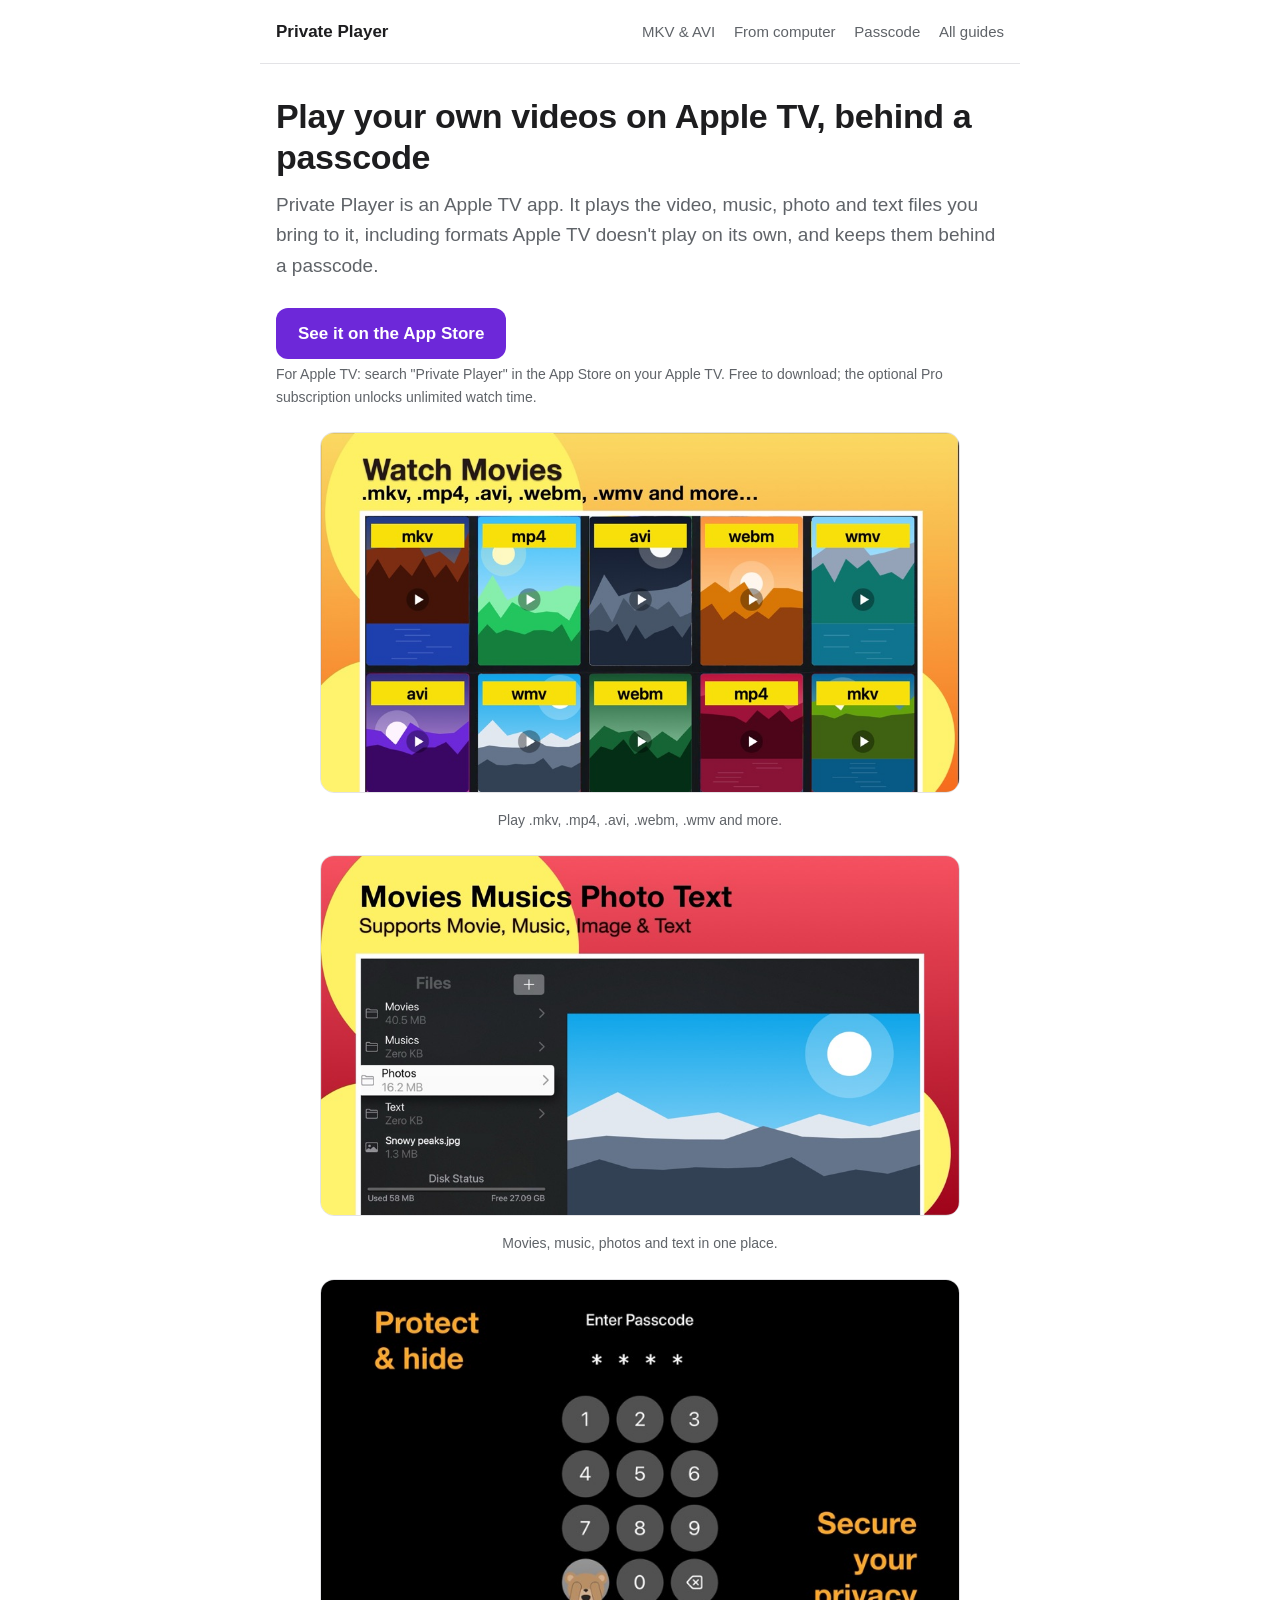
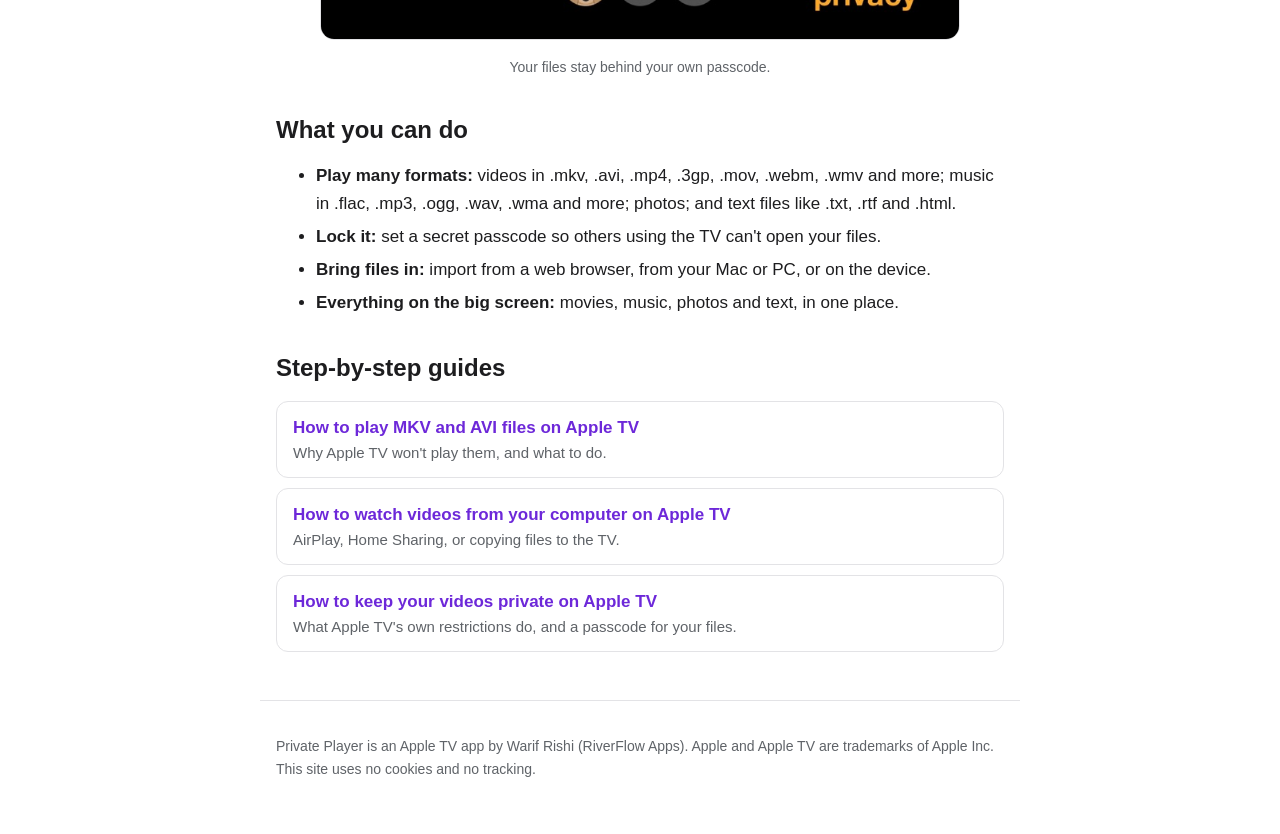
<file: index.html>
<!doctype html>
<html lang="en">
<head>
<meta charset="utf-8">
<meta name="viewport" content="width=device-width, initial-scale=1">
<title>Private Player for Apple TV: Play MKV, AVI and More, Locked with a Passcode</title>
<meta name="description" content="A media player for Apple TV that plays MKV, AVI, WMV, FLAC and more, and keeps your videos, music, photos and text behind a passcode.">
<link rel="canonical" href="https://rishi420.github.io/private-player/">
<link rel="stylesheet" href="style.css">
<script type="application/ld+json">
{
  "@context": "https://schema.org",
  "@type": "SoftwareApplication",
  "name": "Private Player - Lock in Vault",
  "operatingSystem": "tvOS",
  "applicationCategory": "UtilitiesApplication",
  "description": "Media player and passcode vault for Apple TV.",
  "downloadUrl": "https://apps.apple.com/app/id1543602535",
  "offers": { "@type": "Offer", "price": "0", "priceCurrency": "USD" }
}
</script>
</head>
<body>
<header>
  <a class="brand" href="./">Private Player</a>
  <nav>
    <a href="play-mkv-avi-on-apple-tv.html">MKV &amp; AVI</a>
    <a href="play-videos-from-computer-on-apple-tv.html">From computer</a>
    <a href="lock-videos-on-apple-tv.html">Passcode</a>
    <a class="keep" href="./#guides">All guides</a>
  </nav>
</header>
<main>
  <h1>Play your own videos on Apple TV, behind a passcode</h1>
  <p class="lede">Private Player is an Apple TV app. It plays the video, music, photo and text files you bring to it, including formats Apple TV doesn't play on its own, and keeps them behind a passcode.</p>
  <a class="cta" href="https://apps.apple.com/app/apple-store/id1543602535?pt=117198018&amp;ct=player-home&amp;mt=8">See it on the App Store</a>
  <span class="cta-note">For Apple TV: search "Private Player" in the App Store on your Apple TV. Free to download; the optional Pro subscription unlocks unlimited watch time.</span>

  <figure class="wide">
    <img src="img/watch-movies.jpg" width="960" height="540" alt="Private Player showing a grid of videos in mkv, mp4, avi, webm and wmv formats">
    <figcaption>Play .mkv, .mp4, .avi, .webm, .wmv and more.</figcaption>
  </figure>
  <figure class="wide">
    <img src="img/files.jpg" width="960" height="540" alt="Private Player file browser with Movies, Musics, Photos and Text folders" loading="lazy">
    <figcaption>Movies, music, photos and text in one place.</figcaption>
  </figure>
  <figure class="wide">
    <img src="img/passcode.jpg" width="800" height="450" alt="Private Player passcode screen on Apple TV" loading="lazy">
    <figcaption>Your files stay behind your own passcode.</figcaption>
  </figure>

  <h2>What you can do</h2>
  <ul>
    <li><strong>Play many formats:</strong> videos in .mkv, .avi, .mp4, .3gp, .mov, .webm, .wmv and more; music in .flac, .mp3, .ogg, .wav, .wma and more; photos; and text files like .txt, .rtf and .html.</li>
    <li><strong>Lock it:</strong> set a secret passcode so others using the TV can't open your files.</li>
    <li><strong>Bring files in:</strong> import from a web browser, from your Mac or PC, or on the device.</li>
    <li><strong>Everything on the big screen:</strong> movies, music, photos and text, in one place.</li>
  </ul>

  <h2 id="guides">Step-by-step guides</h2>
  <ul class="guides">
    <li><a href="play-mkv-avi-on-apple-tv.html">How to play MKV and AVI files on Apple TV</a><span>Why Apple TV won't play them, and what to do.</span></li>
    <li><a href="play-videos-from-computer-on-apple-tv.html">How to watch videos from your computer on Apple TV</a><span>AirPlay, Home Sharing, or copying files to the TV.</span></li>
    <li><a href="lock-videos-on-apple-tv.html">How to keep your videos private on Apple TV</a><span>What Apple TV's own restrictions do, and a passcode for your files.</span></li>
  </ul>
</main>
<footer>
  <p>Private Player is an Apple TV app by Warif Rishi (RiverFlow Apps). Apple and Apple TV are trademarks of Apple Inc. This site uses no cookies and no tracking.</p>
</footer>
</body>
</html>
</file>
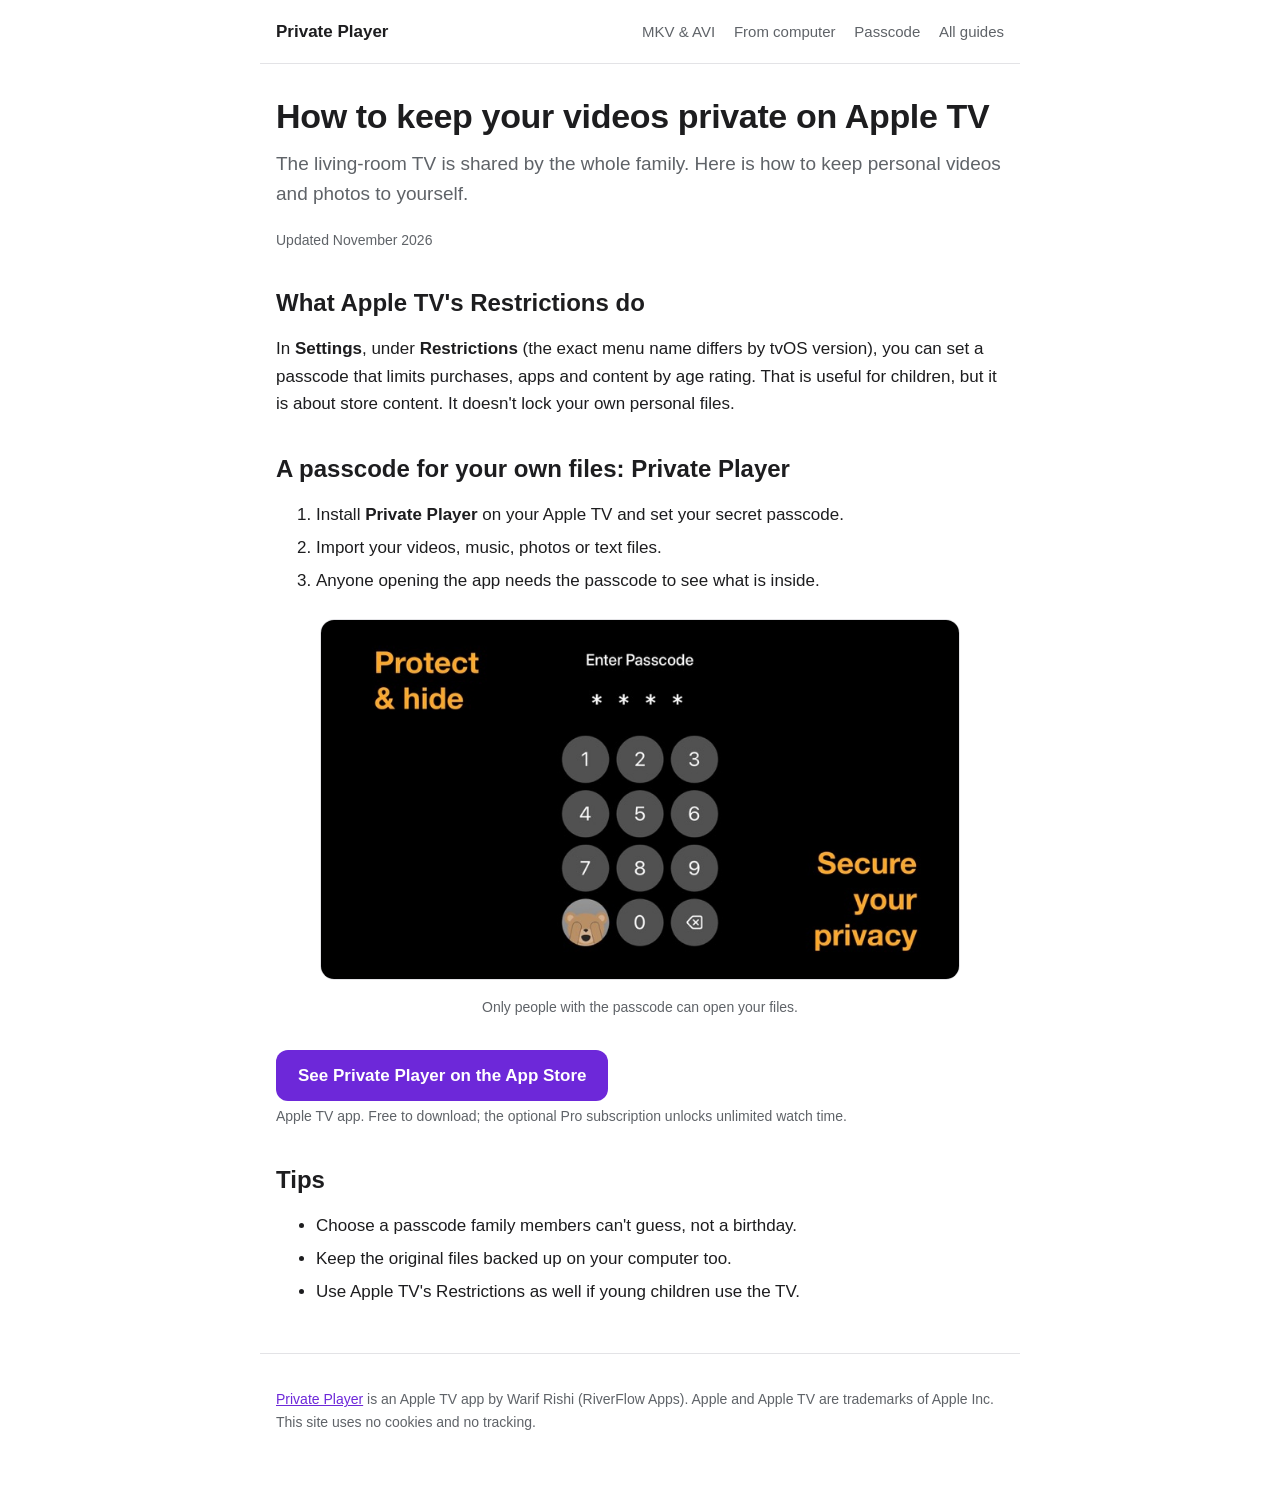
<file: lock-videos-on-apple-tv.html>
<!doctype html>
<html lang="en">
<head>
<meta charset="utf-8">
<meta name="viewport" content="width=device-width, initial-scale=1">
<title>How to Keep Your Videos Private on Apple TV</title>
<meta name="description" content="Apple TV's Restrictions control purchases and ratings, not your own files. How to put your personal videos, photos and music behind a passcode with Private Player.">
<link rel="canonical" href="https://rishi420.github.io/private-player/lock-videos-on-apple-tv.html">
<link rel="stylesheet" href="style.css">
</head>
<body>
<header>
  <a class="brand" href="./">Private Player</a>
  <nav>
    <a href="play-mkv-avi-on-apple-tv.html">MKV &amp; AVI</a>
    <a href="play-videos-from-computer-on-apple-tv.html">From computer</a>
    <a href="lock-videos-on-apple-tv.html">Passcode</a>
    <a class="keep" href="./#guides">All guides</a>
  </nav>
</header>
<main>
  <h1>How to keep your videos private on Apple TV</h1>
  <p class="lede">The living-room TV is shared by the whole family. Here is how to keep personal videos and photos to yourself.</p>
  <p class="updated">Updated November 2026</p>

  <h2>What Apple TV's Restrictions do</h2>
  <p>In <strong>Settings</strong>, under <strong>Restrictions</strong> (the exact menu name differs by tvOS version), you can set a passcode that limits purchases, apps and content by age rating. That is useful for children, but it is about store content. It doesn't lock your own personal files.</p>

  <h2>A passcode for your own files: Private Player</h2>
  <ol>
    <li>Install <strong>Private Player</strong> on your Apple TV and set your secret passcode.</li>
    <li>Import your videos, music, photos or text files.</li>
    <li>Anyone opening the app needs the passcode to see what is inside.</li>
  </ol>
  <figure class="wide">
    <img src="img/passcode.jpg" width="800" height="450" alt="Private Player asking for a passcode on Apple TV">
    <figcaption>Only people with the passcode can open your files.</figcaption>
  </figure>
  <a class="cta" href="https://apps.apple.com/app/apple-store/id1543602535?pt=117198018&amp;ct=player-lock&amp;mt=8">See Private Player on the App Store</a>
  <span class="cta-note">Apple TV app. Free to download; the optional Pro subscription unlocks unlimited watch time.</span>

  <h2>Tips</h2>
  <ul>
    <li>Choose a passcode family members can't guess, not a birthday.</li>
    <li>Keep the original files backed up on your computer too.</li>
    <li>Use Apple TV's Restrictions as well if young children use the TV.</li>
  </ul>
</main>
<footer>
  <p><a href="./">Private Player</a> is an Apple TV app by Warif Rishi (RiverFlow Apps). Apple and Apple TV are trademarks of Apple Inc. This site uses no cookies and no tracking.</p>
</footer>
</body>
</html>
</file>
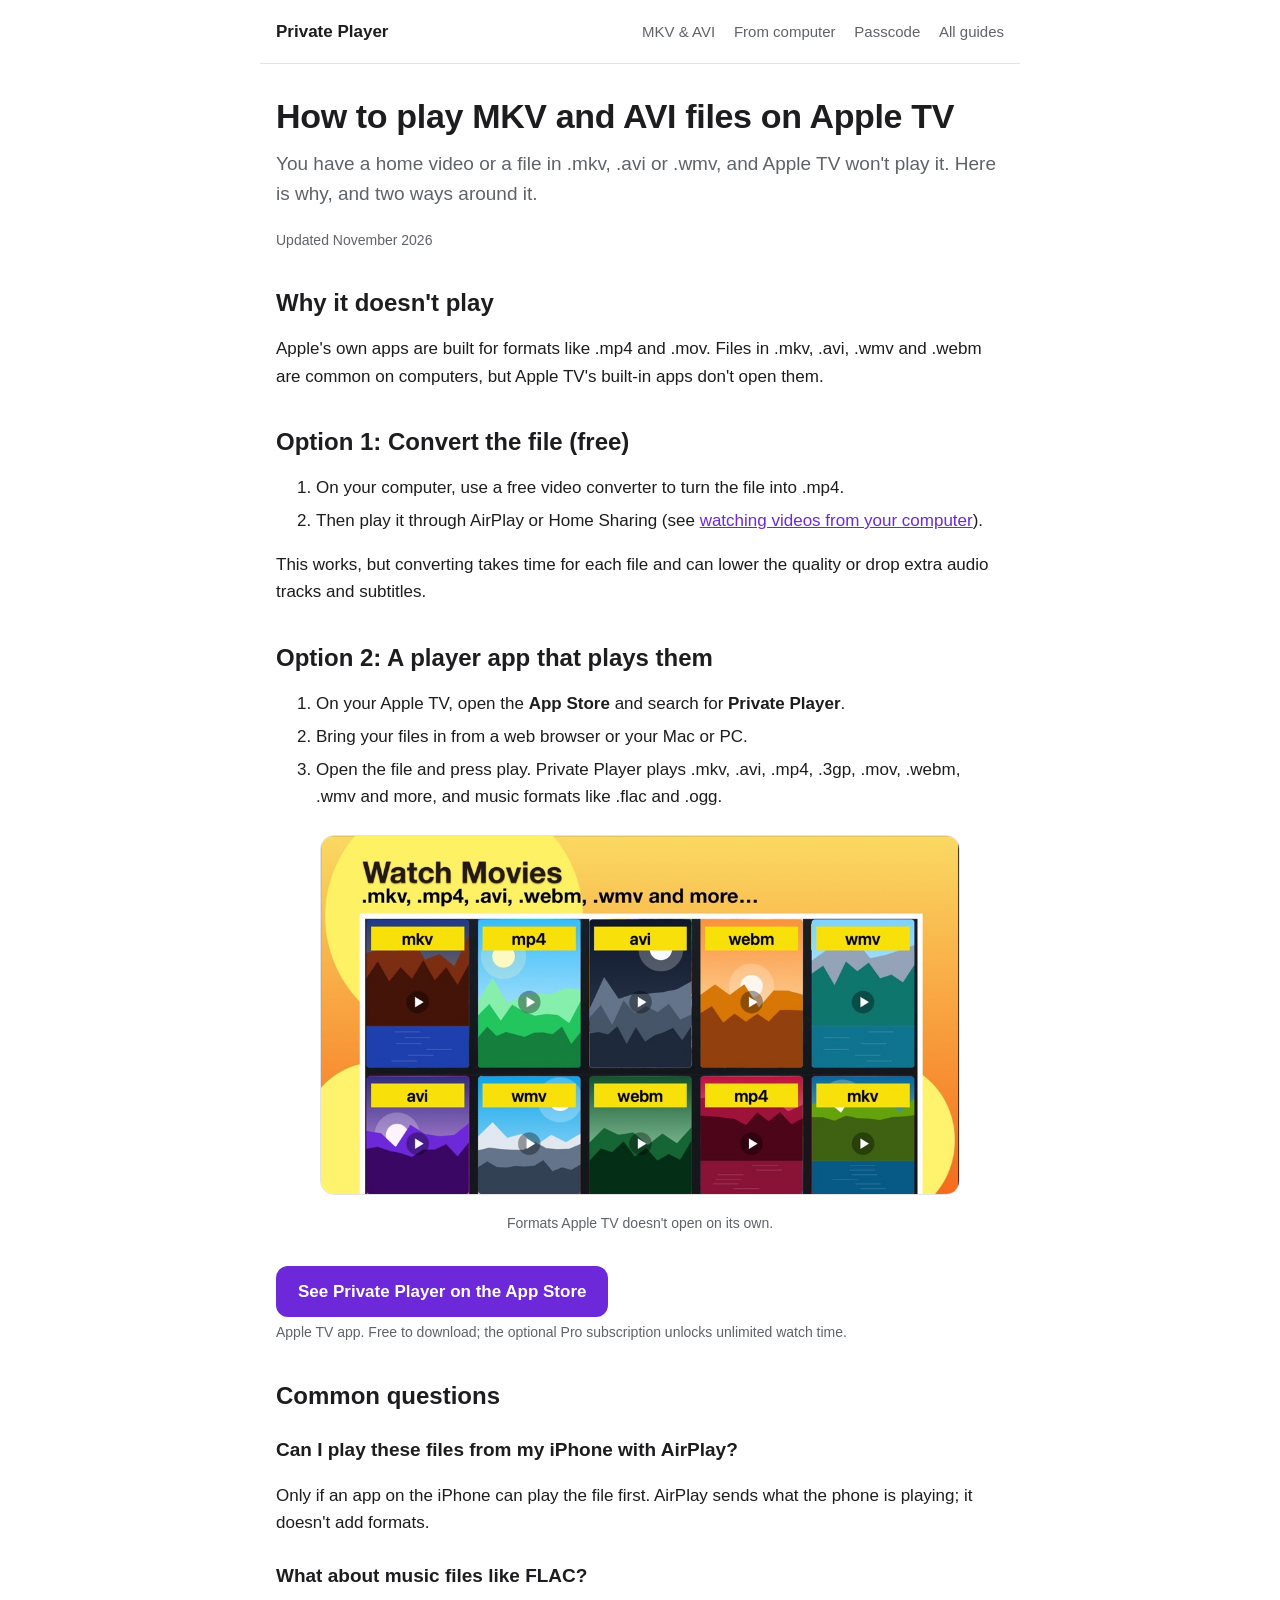
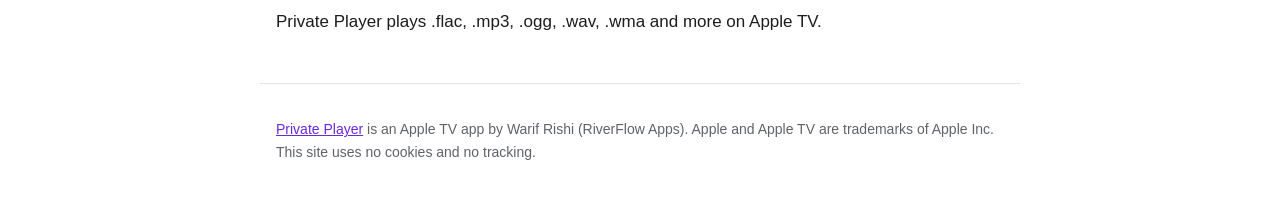
<file: play-mkv-avi-on-apple-tv.html>
<!doctype html>
<html lang="en">
<head>
<meta charset="utf-8">
<meta name="viewport" content="width=device-width, initial-scale=1">
<title>How to Play MKV and AVI Files on Apple TV</title>
<meta name="description" content="Apple TV doesn't play MKV, AVI or WMV files on its own. Your options: convert the file, or use a player app like Private Player that supports these formats.">
<link rel="canonical" href="https://rishi420.github.io/private-player/play-mkv-avi-on-apple-tv.html">
<link rel="stylesheet" href="style.css">
</head>
<body>
<header>
  <a class="brand" href="./">Private Player</a>
  <nav>
    <a href="play-mkv-avi-on-apple-tv.html">MKV &amp; AVI</a>
    <a href="play-videos-from-computer-on-apple-tv.html">From computer</a>
    <a href="lock-videos-on-apple-tv.html">Passcode</a>
    <a class="keep" href="./#guides">All guides</a>
  </nav>
</header>
<main>
  <h1>How to play MKV and AVI files on Apple TV</h1>
  <p class="lede">You have a home video or a file in .mkv, .avi or .wmv, and Apple TV won't play it. Here is why, and two ways around it.</p>
  <p class="updated">Updated November 2026</p>

  <h2>Why it doesn't play</h2>
  <p>Apple's own apps are built for formats like .mp4 and .mov. Files in .mkv, .avi, .wmv and .webm are common on computers, but Apple TV's built-in apps don't open them.</p>

  <h2>Option 1: Convert the file (free)</h2>
  <ol>
    <li>On your computer, use a free video converter to turn the file into .mp4.</li>
    <li>Then play it through AirPlay or Home Sharing (see <a href="play-videos-from-computer-on-apple-tv.html">watching videos from your computer</a>).</li>
  </ol>
  <p>This works, but converting takes time for each file and can lower the quality or drop extra audio tracks and subtitles.</p>

  <h2>Option 2: A player app that plays them</h2>
  <ol>
    <li>On your Apple TV, open the <strong>App Store</strong> and search for <strong>Private Player</strong>.</li>
    <li>Bring your files in from a web browser or your Mac or PC.</li>
    <li>Open the file and press play. Private Player plays .mkv, .avi, .mp4, .3gp, .mov, .webm, .wmv and more, and music formats like .flac and .ogg.</li>
  </ol>
  <figure class="wide">
    <img src="img/watch-movies.jpg" width="960" height="540" alt="Private Player playing videos in mkv, mp4, avi, webm and wmv formats on Apple TV">
    <figcaption>Formats Apple TV doesn't open on its own.</figcaption>
  </figure>
  <a class="cta" href="https://apps.apple.com/app/apple-store/id1543602535?pt=117198018&amp;ct=player-mkv&amp;mt=8">See Private Player on the App Store</a>
  <span class="cta-note">Apple TV app. Free to download; the optional Pro subscription unlocks unlimited watch time.</span>

  <h2>Common questions</h2>
  <h3>Can I play these files from my iPhone with AirPlay?</h3>
  <p>Only if an app on the iPhone can play the file first. AirPlay sends what the phone is playing; it doesn't add formats.</p>
  <h3>What about music files like FLAC?</h3>
  <p>Private Player plays .flac, .mp3, .ogg, .wav, .wma and more on Apple TV.</p>
</main>
<footer>
  <p><a href="./">Private Player</a> is an Apple TV app by Warif Rishi (RiverFlow Apps). Apple and Apple TV are trademarks of Apple Inc. This site uses no cookies and no tracking.</p>
</footer>
</body>
</html>
</file>
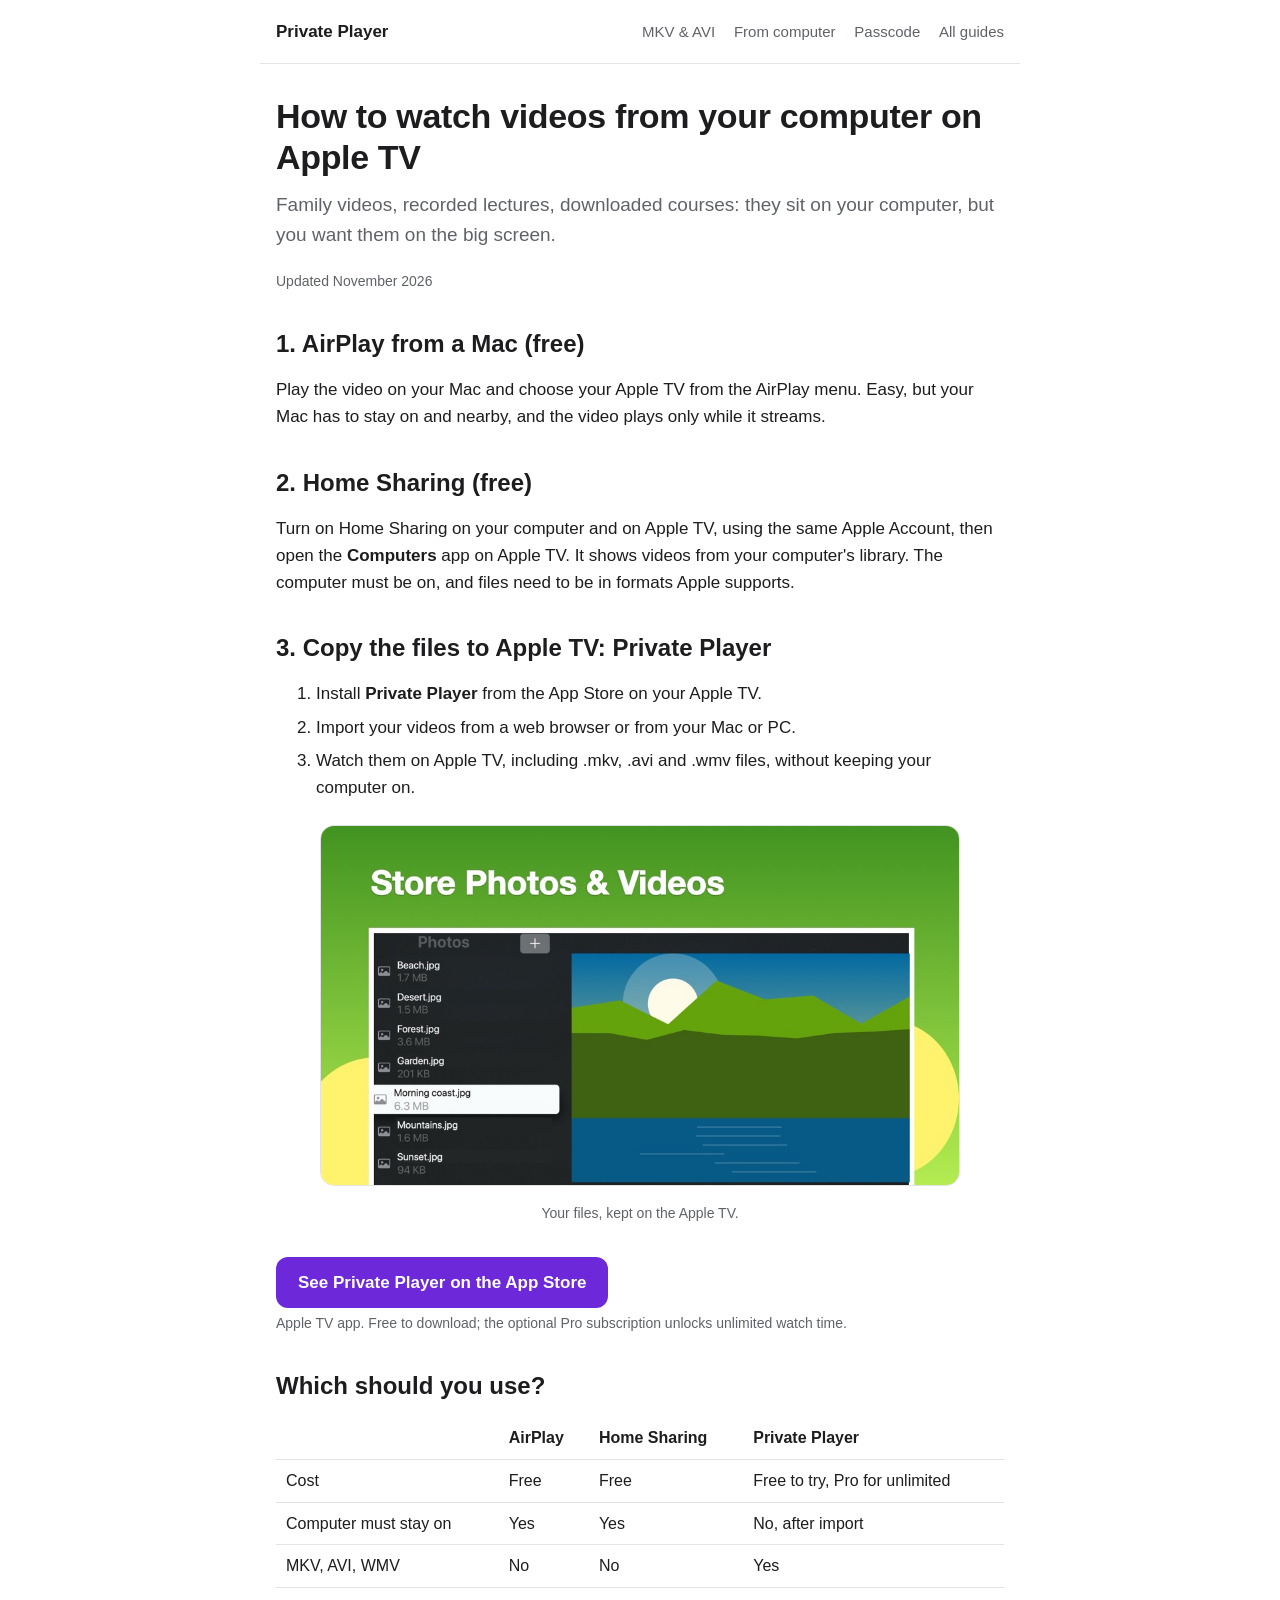
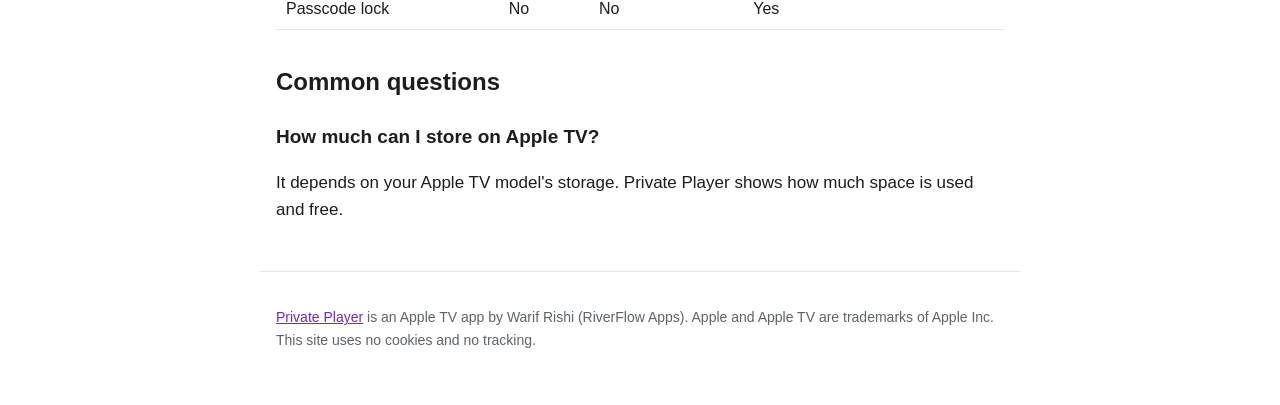
<file: play-videos-from-computer-on-apple-tv.html>
<!doctype html>
<html lang="en">
<head>
<meta charset="utf-8">
<meta name="viewport" content="width=device-width, initial-scale=1">
<title>How to Watch Videos from Your Computer on Apple TV</title>
<meta name="description" content="Three ways to watch videos from your Mac or PC on Apple TV: AirPlay, Home Sharing, or copying the files into a player app like Private Player.">
<link rel="canonical" href="https://rishi420.github.io/private-player/play-videos-from-computer-on-apple-tv.html">
<link rel="stylesheet" href="style.css">
</head>
<body>
<header>
  <a class="brand" href="./">Private Player</a>
  <nav>
    <a href="play-mkv-avi-on-apple-tv.html">MKV &amp; AVI</a>
    <a href="play-videos-from-computer-on-apple-tv.html">From computer</a>
    <a href="lock-videos-on-apple-tv.html">Passcode</a>
    <a class="keep" href="./#guides">All guides</a>
  </nav>
</header>
<main>
  <h1>How to watch videos from your computer on Apple TV</h1>
  <p class="lede">Family videos, recorded lectures, downloaded courses: they sit on your computer, but you want them on the big screen.</p>
  <p class="updated">Updated November 2026</p>

  <h2>1. AirPlay from a Mac (free)</h2>
  <p>Play the video on your Mac and choose your Apple TV from the AirPlay menu. Easy, but your Mac has to stay on and nearby, and the video plays only while it streams.</p>

  <h2>2. Home Sharing (free)</h2>
  <p>Turn on Home Sharing on your computer and on Apple TV, using the same Apple Account, then open the <strong>Computers</strong> app on Apple TV. It shows videos from your computer's library. The computer must be on, and files need to be in formats Apple supports.</p>

  <h2>3. Copy the files to Apple TV: Private Player</h2>
  <ol>
    <li>Install <strong>Private Player</strong> from the App Store on your Apple TV.</li>
    <li>Import your videos from a web browser or from your Mac or PC.</li>
    <li>Watch them on Apple TV, including .mkv, .avi and .wmv files, without keeping your computer on.</li>
  </ol>
  <figure class="wide">
    <img src="img/photos.jpg" width="960" height="540" alt="Private Player listing photo files with a preview on Apple TV">
    <figcaption>Your files, kept on the Apple TV.</figcaption>
  </figure>
  <a class="cta" href="https://apps.apple.com/app/apple-store/id1543602535?pt=117198018&amp;ct=player-computer&amp;mt=8">See Private Player on the App Store</a>
  <span class="cta-note">Apple TV app. Free to download; the optional Pro subscription unlocks unlimited watch time.</span>

  <h2>Which should you use?</h2>
  <table>
    <tr><th></th><th>AirPlay</th><th>Home Sharing</th><th>Private Player</th></tr>
    <tr><td>Cost</td><td>Free</td><td>Free</td><td>Free to try, Pro for unlimited</td></tr>
    <tr><td>Computer must stay on</td><td>Yes</td><td>Yes</td><td>No, after import</td></tr>
    <tr><td>MKV, AVI, WMV</td><td>No</td><td>No</td><td>Yes</td></tr>
    <tr><td>Passcode lock</td><td>No</td><td>No</td><td>Yes</td></tr>
  </table>

  <h2>Common questions</h2>
  <h3>How much can I store on Apple TV?</h3>
  <p>It depends on your Apple TV model's storage. Private Player shows how much space is used and free.</p>
</main>
<footer>
  <p><a href="./">Private Player</a> is an Apple TV app by Warif Rishi (RiverFlow Apps). Apple and Apple TV are trademarks of Apple Inc. This site uses no cookies and no tracking.</p>
</footer>
</body>
</html>
</file>
<file: style.css>
:root {
  --bg: #ffffff;
  --text: #1d1d1f;
  --muted: #5f6368;
  --accent: #6d28d9;
  --accent-text: #ffffff;
  --card: #f5f5f7;
  --border: #e3e3e6;
}
@media (prefers-color-scheme: dark) {
  :root {
    --bg: #111113;
    --text: #f2f2f4;
    --muted: #a1a1a8;
    --accent: #a78bfa;
    --accent-text: #111113;
    --card: #1c1c1f;
    --border: #2c2c30;
  }
}
* { box-sizing: border-box; }
html { -webkit-text-size-adjust: 100%; }
body {
  margin: 0;
  background: var(--bg);
  color: var(--text);
  font: 17px/1.6 -apple-system, BlinkMacSystemFont, "Segoe UI", Roboto, Helvetica, Arial, sans-serif;
}
a { color: var(--accent); }
header, main, footer { max-width: 760px; margin: 0 auto; padding: 0 16px; }
header { display: flex; align-items: center; justify-content: space-between; gap: 12px; padding-top: 18px; padding-bottom: 18px; border-bottom: 1px solid var(--border); }
header .brand { font-weight: 700; text-decoration: none; color: var(--text); }
header nav a { margin-left: 14px; font-size: 15px; color: var(--muted); text-decoration: none; }
header nav a:hover { color: var(--text); }
h1 { font-size: 34px; line-height: 1.2; margin: 32px 0 12px; letter-spacing: -0.01em; }
h2 { font-size: 24px; line-height: 1.3; margin: 36px 0 10px; }
h3 { font-size: 19px; margin: 24px 0 6px; }
.lede { font-size: 19px; color: var(--muted); margin-top: 0; }
.updated { font-size: 14px; color: var(--muted); }
ol li, ul li { margin-bottom: 6px; }
.cta {
  display: inline-block; margin: 8px 0 4px; padding: 12px 22px; border-radius: 12px;
  background: var(--accent); color: var(--accent-text); font-weight: 600; text-decoration: none;
}
.cta-note { display: block; font-size: 14px; color: var(--muted); }
.box { background: var(--card); border: 1px solid var(--border); border-radius: 14px; padding: 16px 20px; margin: 24px 0; }
.box p:first-child, .box h3:first-child { margin-top: 0; }
.box p:last-child { margin-bottom: 0; }
figure { margin: 24px 0; text-align: center; }
figure img { width: 240px; max-width: 70%; height: auto; border-radius: 22px; border: 1px solid var(--border); }
figcaption { font-size: 14px; color: var(--muted); margin-top: 8px; }
.shots { display: grid; grid-template-columns: repeat(auto-fit, minmax(150px, 1fr)); gap: 14px; margin: 24px 0; }
.shots img { width: 100%; height: auto; border-radius: 18px; border: 1px solid var(--border); }
.guides { list-style: none; padding: 0; }
.guides li { border: 1px solid var(--border); border-radius: 12px; padding: 12px 16px; margin-bottom: 10px; }
.guides a { font-weight: 600; text-decoration: none; }
.guides span { display: block; font-size: 15px; color: var(--muted); }
table { width: 100%; border-collapse: collapse; margin: 16px 0; font-size: 16px; }
th, td { text-align: left; padding: 8px 10px; border-bottom: 1px solid var(--border); vertical-align: top; }
footer { margin-top: 48px; padding-top: 20px; padding-bottom: 40px; border-top: 1px solid var(--border); font-size: 14px; color: var(--muted); }
@media (max-width: 520px) {
  h1 { font-size: 28px; }
  header nav a:not(.keep) { display: none; }
}
figure.wide img { width: 100%; max-width: 640px; border-radius: 14px; }
</file>
